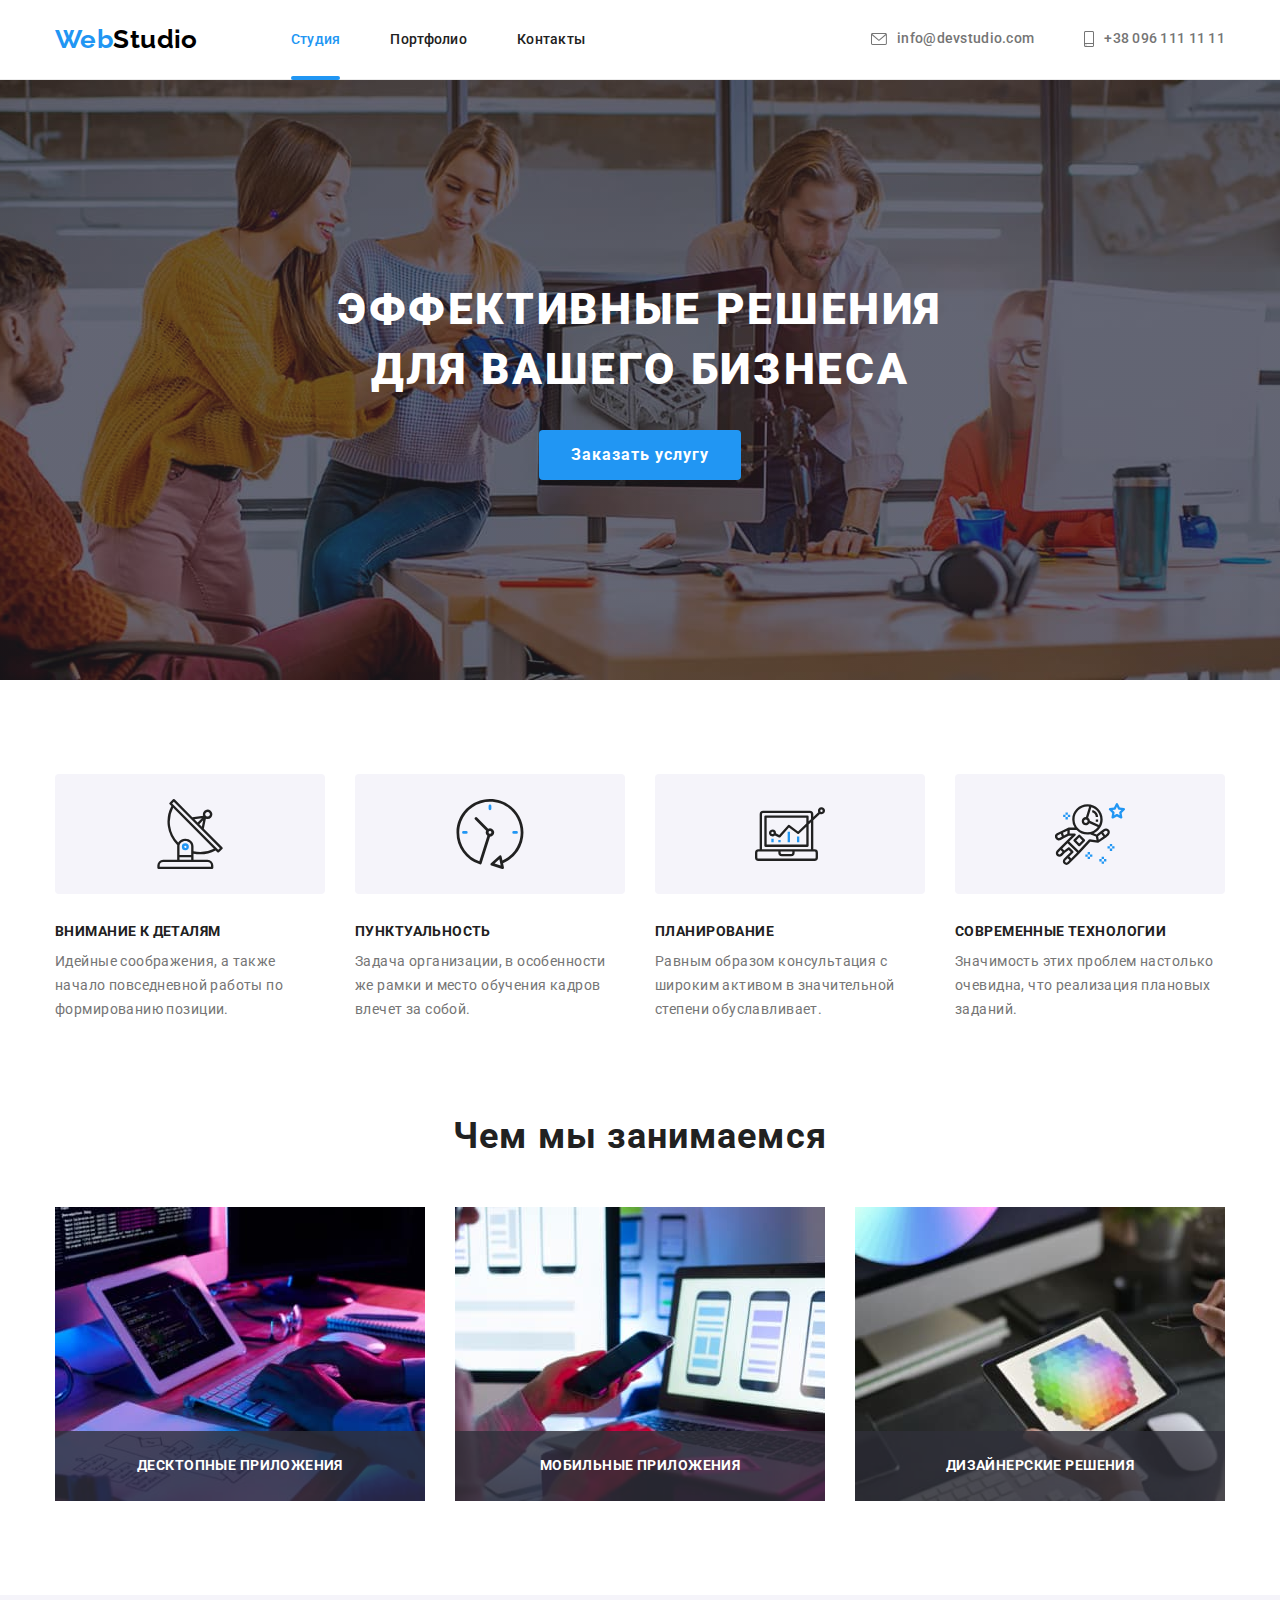
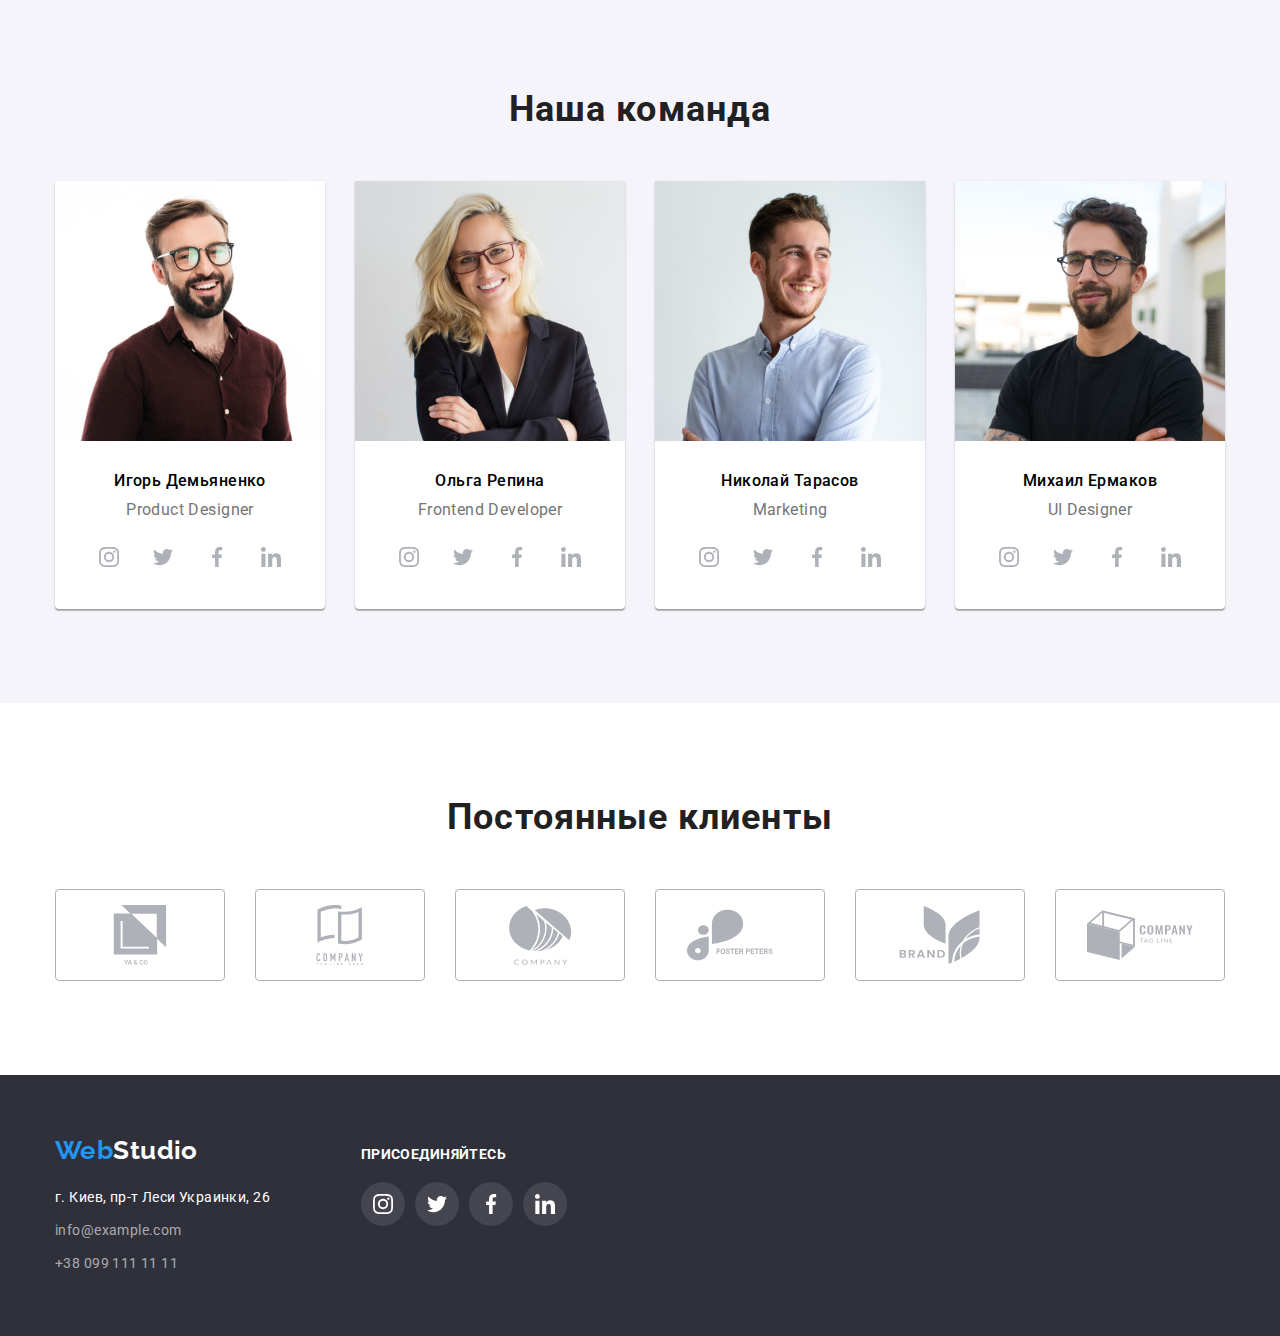
<file: index.html>
<!DOCTYPE html>
<html lang="ru">
<head>
    <meta charset="UTF-8">
    <meta http-equiv="X-UA-Compatible" content="IE=edge">
    <meta name="viewport" content="width=device-width, initial-scale=1.0">
    <title>WebStudio</title>
<link rel="preconnect" href="https://fonts.googleapis.com">
<link rel="preconnect" href="https://fonts.gstatic.com" crossorigin>
<link href="https://fonts.googleapis.com/css2?family=Raleway:wght@700&family=Roboto:wght@400;500;700;900&display=swap"
    rel="stylesheet">
<link rel="stylesheet" href="https://cdn.jsdelivr.net/npm/modern-normalize@1.1.0/modern-normalize.min.css">
<link rel="stylesheet" href="./css/styles.css"/>
</head>

<body>
    <!--========HEADER==============-->
   <header class="page-header">
        <div class="container header-container">
        <nav class="nav">
            <a href="./index.html" class="logo link"> <span class="logo-accent">Web</span>Studio</a>
            <ul class="list nav-list" >
                <li class="nav-list-items"> <a href="./index.html" class="site-nav link current">Студия</a> </li>
                <li class="nav-list-items"> <a href="./portfolio.html" class="site-nav link">Портфолио</a> </li>
                <li class="nav-list-items"> <a href="" class="site-nav link">Контакты</a></li>           
            </ul>
        </nav>
            <ul class="list contacts-list">
                <li class="contacts-list-items">
                    <a href="mailto:info@devstudio.com" class="contacts link"><svg class="contacts-icon" width="16" height="12">
                        <use href="./images/icons.svg#icon-envelope"></use>
                    </svg>info@devstudio.com</a></li>
                <li class="contacts-list-items">
                    <a href="tel:+380961111111" class="contacts link"><svg class="contacts-icon" width="10" height="16">
                        <use href="./images/icons.svg#icon-smartphone"></use>
                    </svg>+38 096 111 11 11</a></li>
            </ul>
        </div>
   </header> 
   
<!--=========HERO=============-->
 <main>  
    <section class="hero">
        <div class="container">
        <h1 class="hero-title">Эффективные решения для вашего бизнеса</h1>
        <button type="button" class="button-hero" data-modal-open>Заказать услугу</button>
        </div>
    </section>


    <div class="backdrop is-hidden"data-modal>
        <div class="modal">
            <button  type="button" class="button-close-modal" data-modal-close>
                <svg class="close-icon" widtn="18" height="18">
                    <use href="./images/close.svg#icon-close"></use>
                </svg>
            </button>
        </div>
    </div>
    
<!--==========OUR FEATURES===========-->
<section class="section">
    <div class="container">
    <h2 class="visually-hidden">Наши приимущества</h2> 
    <ul class="list feature">
        <li class="feature-item">
            <div class="feature-icon"><svg width="70" height="70"><use href="./images/icons.svg#icon-antenna"></use></svg></div>
            <h3 class="feature-list">Внимание к деталям</h3>
            <p class="description-feature">Идейные соображения, а также начало повседневной работы по формированию позиции.</p>
        </li>
        <li class="feature-item">
            <div class="feature-icon"><svg width="70" height="70"><use href="./images/icons.svg#icon-clock"></use></svg></div>
            <h3 class="feature-list">Пунктуальность</h3>
            <p class="description-feature">Задача организации, в особенности же рамки и место обучения кадров влечет за собой.</p>
        </li>
        <li class="feature-item">
            <div class="feature-icon"><svg width="70" height="70"><use href="./images/icons.svg#icon-diagram"></use></svg></div>
            <h3 class="feature-list">Планирование</h3>
            <p class="description-feature">Равным образом консультация с широким активом в значительной степени обуславливает.</p>
        </li>
        <li class="feature-item">
            <div class="feature-icon"><svg width="70" height="70"><use href="./images/icons.svg#icon-astronaut"></use></svg></div>
            <h3 class="feature-list">Современные технологии</h3> 
            <p class="description-feature">Значимость этих проблем настолько очевидна, что реализация плановых заданий.</p>
        </li>       
    </ul>
    </div>
</section>
<!--==========/OUR FEATURES===========-->

<!--=====ЧЕМ МЫ ЗАНИМАЕМСЯ====-->
<section class="section-specialization">
    <div class="container">
    <h2 class="section-title">Чем мы занимаемся</h2>
    <ul class="list our-specialization">
        <li class="item-specialization"> <img src="./images/work-processes/site-layout.jpg" alt="Создание макета сайта" width="370" height="294"> 
            <p class="specialization-description">Десктопные приложения</p></li>
        <li class="item-specialization"> <img src="./images/work-processes/mobile-version.jpg" alt="Разработка мобильной версии" width="370" height="294">
            <p class="specialization-description">Мобильные приложения</p></li>
        <li class="item-specialization"> <img src="./images/work-processes/bright-styling.jpg" alt="Добавление яркой стилизации" width="370" height="294">
            <p class="specialization-description">Дизайнерские решения</p></li>
    </ul>
    </div>
</section>

<section class="section-team">
    <div class="container">
        <h2 class="section-title">Наша команда</h2>
    <ul class="list employees-list">
        <li class="employees-list-item"> <img src="./images/employees/игорь-демьяненко.jpg" alt="сотрудник 1" width="270" height="260">
            <div class="name-specialty-employees"><h3 class="employees">Игорь Демьяненко</h3> <p lang ="en" class="employee-specialty">Product Designer</p>
            <ul class="social-list list">
            <li class="social-list-items"><a href="" class="social-icons link">
                <svg class="social-icons-item" width="20" height="20">
                    <use href="./images/icons.svg#icon-instagram"></use>
                </svg></a></li>
            <li class="social-list-items"><a href="" class="social-icons link">
                    <svg class="social-icons-item" width="20" height="20">
                        <use href="./images/icons.svg#icon-twitter"></use>
                    </svg></a></li>
            <li class="social-list-items"><a href="" class="social-icons link">
                    <svg class="social-icons-item" width="20" height="20">
                        <use href="./images/icons.svg#icon-facebook"></use>
                    </svg></a></li>
            <li class="social-list-items"><a href="" class="social-icons link">
                    <svg class="social-icons-item" width="20" height="20">
                        <use href="./images/icons.svg#icon-linkedin"></use>
                    </svg></a></li>
            </ul>
            </div>
            </li>
        <li class="employees-list-item"> <img src="./images/employees/ольга-репина.jpg" alt="сотрудник 2" width="270" height="260">
            <div class="name-specialty-employees"><h3 class="employees">Ольга Репина</h3> <p lang ="en" class="employee-specialty">Frontend Developer</p>
            <ul class="social-list list">
                <li class="social-list-items"><a href="" class="social-icons link">
                        <svg class="social-icons-item" width="20" height="20">
                            <use href="./images/icons.svg#icon-instagram"></use>
                        </svg></a></li>
                <li class="social-list-items"><a href="" class="social-icons link">
                        <svg class="social-icons-item" width="20" height="20">
                            <use href="./images/icons.svg#icon-twitter"></use>
                        </svg></a></li>
                <li class="social-list-items"><a href="" class="social-icons link">
                        <svg class="social-icons-item" width="20" height="20">
                            <use href="./images/icons.svg#icon-facebook"></use>
                        </svg></a></li>
                <li class="social-list-items"><a href="" class="social-icons link">
                        <svg class="social-icons-item" width="20" height="20">
                            <use href="./images/icons.svg#icon-linkedin"></use>
                        </svg></a></li>
            </ul></div></li> 
        <li class="employees-list-item"> <img src="./images/employees/николай-тарасов.jpg" alt="сотрудник 3" width="270" height="260">
            <div class="name-specialty-employees"><h3 class="employees">Николай Тарасов </h3> <p lang ="en" class="employee-specialty">Marketing</p>
            <ul class="social-list list">
                <li class="social-list-items"><a href="" class="social-icons link">
                        <svg class="social-icons-item" width="20" height="20">
                            <use href="./images/icons.svg#icon-instagram"></use>
                        </svg></a></li>
                <li class="social-list-items"><a href="" class="social-icons link">
                        <svg class="social-icons-item" width="20" height="20">
                            <use href="./images/icons.svg#icon-twitter"></use>
                        </svg></a></li>
                <li class="social-list-items"><a href="" class="social-icons link">
                        <svg class="social-icons-item" width="20" height="20">
                            <use href="./images/icons.svg#icon-facebook"></use>
                        </svg></a></li>
                <li class="social-list-items"><a href="" class="social-icons link">
                        <svg class="social-icons-item" width="20" height="20">
                            <use href="./images/icons.svg#icon-linkedin"></use>
                        </svg></a></li>
            </ul></div></li>
        <li class="employees-list-item"> <img src="./images/employees/михаил-ермаков.jpg" alt="сотрудник 4" width="270" height="260">
            <div class="name-specialty-employees"><h3 class="employees">Михаил Ермаков </h3><p lang ="en" class="employee-specialty">UI Designer</p>
            <ul class="social-list list">
                <li class="social-list-items"><a href="" class="social-icons link">
                        <svg class="social-icons-item" width="20" height="20">
                            <use href="./images/icons.svg#icon-instagram"></use>
                        </svg></a></li>
                <li class="social-list-items"><a href="" class="social-icons link">
                        <svg class="social-icons-item" width="20" height="20">
                            <use href="./images/icons.svg#icon-twitter"></use>
                        </svg></a></li>
                <li class="social-list-items"><a href="" class="social-icons link">
                        <svg class="social-icons-item" width="20" height="20">
                            <use href="./images/icons.svg#icon-facebook"></use>
                        </svg></a></li>
                <li class="social-list-items"><a href="" class="social-icons link">
                        <svg class="social-icons-item" width="20" height="20">
                            <use href="./images/icons.svg#icon-linkedin"></use>
                        </svg></a></li>
            </ul></div></li>
    </ul>
    </div>
</section>

<section class="section-clients">
    <div class="container">
        <h2 class="section-title">Постоянные клиенты</h2>
            <ul class="list our-clients">
                <li class="our-clients-items">
                    <a href="" class="our-clients-link"><svg class="our-clients-icon" width="106" height="60">
                        <use href="./images/icons.svg#icon-client-1"></use>
                        </svg></a>
                </li>
                <li class="our-clients-items">
                    <a href="" class="our-clients-link"><svg class="our-clients-icon" width="106" height="60">
                            <use href="./images/icons.svg#icon-client-2"></use>
                        </svg></a>
                </li>
                <li class="our-clients-items">
                    <a href="" class="our-clients-link"><svg class="our-clients-icon" width="106" height="60">
                            <use href="./images/icons.svg#icon-client-3"></use>
                        </svg></a>
                </li>
                <li class="our-clients-items">
                    <a href="" class="our-clients-link"><svg class="our-clients-icon" width="106" height="60">
                            <use href="./images/icons.svg#icon-client-4"></use>
                        </svg></a>
                </li>
                <li class="our-clients-items">
                    <a href="" class="our-clients-link"><svg class="our-clients-icon" width="106" height="60">
                            <use href="./images/icons.svg#icon-client-5"></use>
                        </svg></a>
                </li>
                <li class="our-clients-items">
                    <a href="" class="our-clients-link"><svg class="our-clients-icon" width="106" height="60">
                            <use href="./images/icons.svg#icon-client-6"></use>
                        </svg></a>
                </li>
            </ul>
</div>
</section>
</main>

<footer class="footer">
    <div class="container footer-elements">
        <div>
    <a href="./index.html" class="logo link"><span class="logo-accent">Web</span><span class="logo-accent-footer">Studio</span></a>
    <address class="address"> 
        <ul class="list address-list">
            <li class="address-list-item"><a href="https://goo.gl/maps/NfwYeJhYgLd7gM2R6" target="_blank" rel="noopener noreferrer" class="location link">г. Киев, пр-т Леси Украинки, 26</a> </li>
            <li class="address-list-item"><a href="mailto:info@example.com" class="contacts-footer link">info@example.com</a></li>
            <li class="address-list-item"><a href="tel:+380991111111" class="contacts-footer link">+38 099 111 11 11</a></li>
        </ul>
    </address>
        </div>
    <div class="our-social-links">
        <p class="join">Присоединяйтесь</p>
        <ul class="social-list-footer list">
            <li class="social-list-items"><a href="" class="social-icons-footer link">
                    <svg class="" width="20" height="20">
                        <use href="./images/icons.svg#icon-instagram"></use>
                    </svg></a></li>
            <li class="social-list-items"><a href="" class="social-icons-footer link">
                    <svg width="20" height="20">
                        <use href="./images/icons.svg#icon-twitter"></use>
                    </svg></a></li>
            <li class="social-list-items"><a href="" class="social-icons-footer link">
                    <svg width="20" height="20">
                        <use href="./images/icons.svg#icon-facebook"></use>
                    </svg></a></li>
            <li class="social-list-items"><a href="" class="social-icons-footer link">
                    <svg width="20" height="20">
                        <use href="./images/icons.svg#icon-linkedin"></use>
                    </svg></a></li>
        </ul>
    </div>
    </div>
    


</footer>



<script src="./js/modal.js"></script>
</body>
</html>
</file>
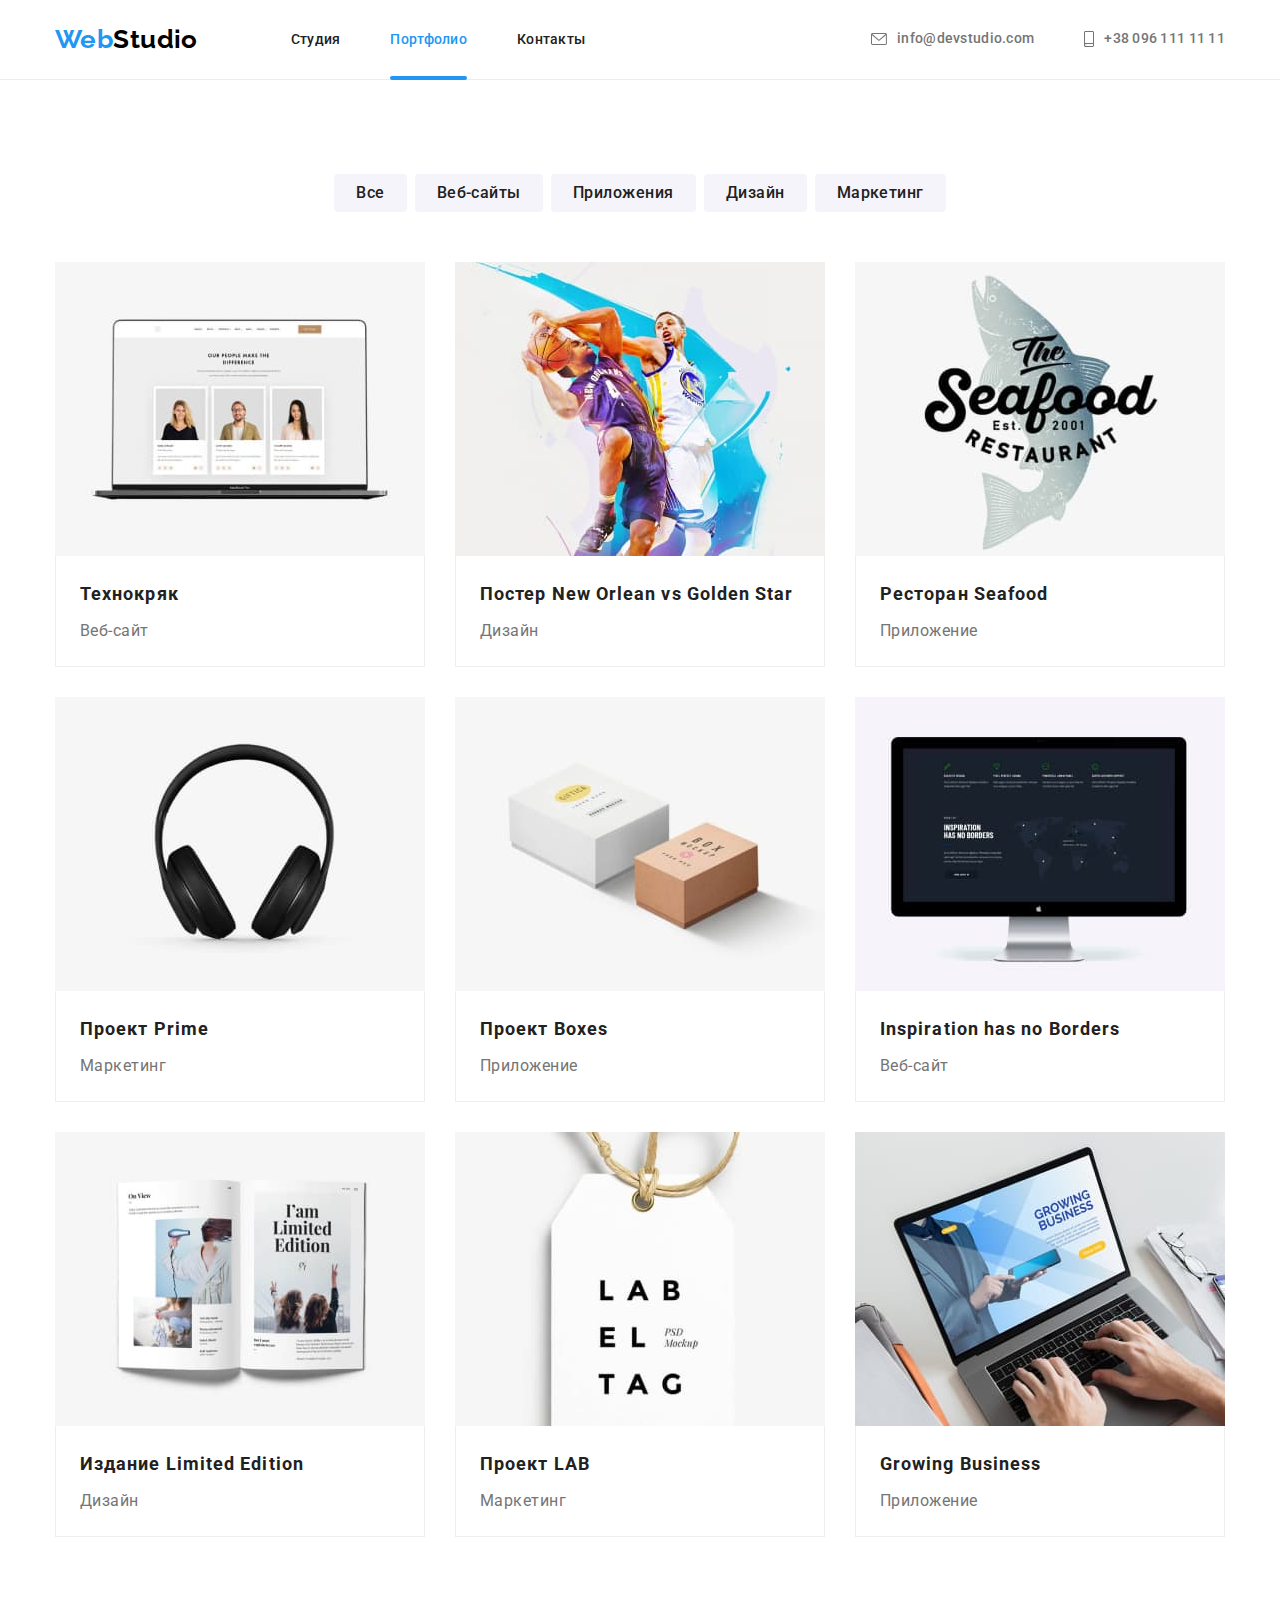
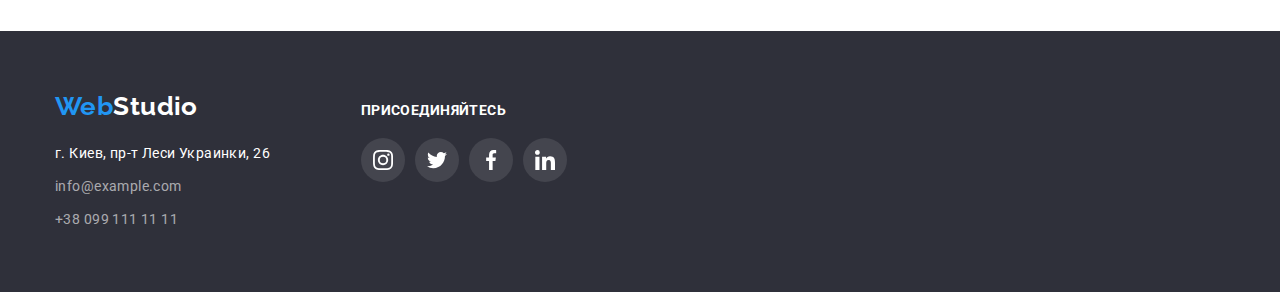
<file: portfolio.html>
<!DOCTYPE html>
<html lang="ru">
<head>
    <meta charset="UTF-8">
    <meta http-equiv="X-UA-Compatible" content="IE=edge">
    <meta name="viewport" content="width=device-width, initial-scale=1.0">
    <title>Портфолио</title>
<link rel="preconnect" href="https://fonts.googleapis.com">
<link rel="preconnect" href="https://fonts.gstatic.com" crossorigin>
<link href="https://fonts.googleapis.com/css2?family=Raleway:wght@700&family=Roboto:wght@400;500;700;900&display=swap"
    rel="stylesheet">
<link rel="stylesheet" href="https://cdn.jsdelivr.net/npm/modern-normalize@1.1.0/modern-normalize.min.css">
<link rel="stylesheet" href="./css/styles.css"/>
</head>

<body>
    <!--========HEADER==============-->
<header class="page-header">
    <div class="container header-container">
        <nav class="nav">
            <a href="./index.html" class="logo link"> <span class="logo-accent">Web</span>Studio</a>
            <ul class="list nav-list">
                <li class="nav-list-items"> <a href="./index.html" class="site-nav link">Студия</a> </li>
                <li class="nav-list-items"> <a href="./portfolio.html" class="site-nav link current">Портфолио</a> </li>
                <li class="nav-list-items"> <a href="" class="site-nav link">Контакты</a></li>
            </ul>
        </nav>
        <ul class="list contacts-list">
            <li class="contacts-list-items">
                <a href="mailto:info@devstudio.com" class="contacts link"><svg class="contacts-icon" width="16"
                        height="12">
                        <use href="./images/icons.svg#icon-envelope"></use>
                    </svg>info@devstudio.com</a>
            </li>
            <li class="contacts-list-items">
                <a href="tel:+380961111111" class="contacts link"><svg class="contacts-icon" width="10" height="16">
                        <use href="./images/icons.svg#icon-smartphone"></use>
                    </svg>+38 096 111 11 11</a>
            </li>
        </ul>
    </div>
</header>

   
    <main>
        <section class="section-work-examples">
            <div class="container">
            <h1 class="visually-hidden">Наши работы</h1>
            <ul class="list filter">
            <li class="filter-item"> <button type="button" class="button-secondary">Все</button></li>
            <li class="filter-item"> <button type="button" class="button-secondary">Веб-сайты</button></li>
            <li class="filter-item"> <button type="button" class="button-secondary">Приложения</button></li>
            <li class="filter-item"> <button type="button" class="button-secondary">Дизайн</button></li>
            <li class="filter-item"> <button type="button" class="button-secondary">Маркетинг</button></li>
        </ul>
        </div>

        <div class="container">
        <ul class="list card-set">
            <li><a href="" class="link link-elements-card-set"> 
                <div class="position"><img src="./images/our-work/technoquack.jpg" alt="Страница веб-сайта на экране ноутбука" width="370" height="294">
                <div class="overlay-elements-card-set">
                    <p class="card-text">
                Ресурс предлагает комплексные предложения с разным уровнем функционала и сервисов. Все это позволит посетителю получить исчерпывающие сведения о компании или частном лице.
                    </p>
                </div>
                </div>
                 <div class="description-project"><h2 class="work-examples-title">Технокряк</h2> <p class="description-project-type">Веб-сайт</p></div></a></li>
            <li><a href="" class="link link-elements-card-set"> 
                <div class="position"><img src="./images/our-work/poster-new-orlean-vs-golden-star.jpg" alt="Два баскетболиста с мячом" width="370" height="294">
                  <div class="overlay-elements-card-set">
                    <p class="card-text">
                Ресурс предлагает комплексные предложения с разным уровнем функционала и сервисов. Все это позволит посетителю получить исчерпывающие сведения о компании или частном лице.
                    </p>
                </div>
                </div><div class="description-project"><h2 class="work-examples-title">Постер New Orlean vs Golden Star</h2> <p class="description-project-type">Дизайн</p></div></a></li>
            <li><a href="" class="link link-elements-card-set"> 
                <div class="position"><img src="./images/our-work/seafood-restaurant.jpg" alt="Логотип ресторана" width="370" height="294"> 
                 <div class="overlay-elements-card-set">
                    <p class="card-text">
                Ресурс предлагает комплексные предложения с разным уровнем функционала и сервисов. Все это позволит посетителю получить исчерпывающие сведения о компании или частном лице.
                    </p>
                </div>
                </div><div class="description-project"><h2 class="work-examples-title">Ресторан Seafood</h2> <p class="description-project-type">Приложение </p></div></a></li>
            <li><a href="" class="link link-elements-card-set"> 
                <div class="position"><img src="./images/our-work/prime-project.jpg" alt="Полноразмерные наушники" width="370" height="294">
                  <div class="overlay-elements-card-set">
                    <p class="card-text">
                Ресурс предлагает комплексные предложения с разным уровнем функционала и сервисов. Все это позволит посетителю получить исчерпывающие сведения о компании или частном лице.
                    </p>
                </div>
                </div><div class="description-project"><h2 class="work-examples-title">Проект Prime</h2> <p class="description-project-type">Маркетинг</p></div></a></li>
            <li><a href="" class="link link-elements-card-set"> 
                <div class="position"><img src="./images/our-work/boxes-project.jpg" alt="Две картонные коробки" width="370" height="294">
                  <div class="overlay-elements-card-set">
                    <p class="card-text">
                Ресурс предлагает комплексные предложения с разным уровнем функционала и сервисов. Все это позволит посетителю получить исчерпывающие сведения о компании или частном лице.
                    </p>
                </div>
                </div><div class="description-project"><h2 class="work-examples-title">Проект Boxes</h2> <p class="description-project-type">Приложение</p></div></a></li>
            <li><a href="" class="link link-elements-card-set"> 
                <div class="position"><img src="./images/our-work/inspiration-has-no-borders.jpg" alt="Страница веб-сайта на экране монитора" width="370" height="294">
                 <div class="overlay-elements-card-set">
                    <p class="card-text">
                Ресурс предлагает комплексные предложения с разным уровнем функционала и сервисов. Все это позволит посетителю получить исчерпывающие сведения о компании или частном лице.
                    </p>
                </div>
                </div> <div class="description-project"><h2 class="work-examples-title">Inspiration has no Borders</h2> <p class="description-project-type">Веб-сайт</p></div></a></li>
            <li><a href="" class="link link-elements-card-set"> 
                <div class="position"><img src="./images/our-work/limited-edition.jpg" alt="Открытая книга" width="370" height="294">
                  <div class="overlay-elements-card-set">
                    <p class="card-text">
                Ресурс предлагает комплексные предложения с разным уровнем функционала и сервисов. Все это позволит посетителю получить исчерпывающие сведения о компании или частном лице.
                    </p>
                </div>
                </div><div class="description-project"><h2 class="work-examples-title">Издание Limited Edition</h2> <p class="description-project-type">Дизайн</p></div></a></li>
            <li><a href="" class="link link-elements-card-set"> 
                <div class="position"><img src="./images/our-work/lab-project.jpg" alt="Mockup этикетка товара" width="370" height="294">
                  <div class="overlay-elements-card-set">
                    <p class="card-text">
                Ресурс предлагает комплексные предложения с разным уровнем функционала и сервисов. Все это позволит посетителю получить исчерпывающие сведения о компании или частном лице.
                    </p>
                </div>
                </div><div class="description-project"><h2 class="work-examples-title">Проект LAB</h2> <p class="description-project-type">Маркетинг</p></div></a></li>
            <li><a href="" class="link link-elements-card-set"> 
                <div class="position"><img src="./images/our-work/growing-business.jpg" alt="Регистрация в приложении" width="370" height="294">
                  <div class="overlay-elements-card-set">
                    <p class="card-text">
                Ресурс предлагает комплексные предложения с разным уровнем функционала и сервисов. Все это позволит посетителю получить исчерпывающие сведения о компании или частном лице.
                    </p>
                </div>
                </div><div class="description-project"><h2 class="work-examples-title">Growing Business</h2> <p class="description-project-type">Приложение</p></div></a></li>
        </ul>
        </div>
        </section>
    </main>

<footer class="footer">
    <div class="container footer-elements">
        <div>
            <a href="./index.html" class="logo link"><span class="logo-accent">Web</span><span
                    class="logo-accent-footer">Studio</span></a>
            <address class="address">
                <ul class="list address-list">
                    <li class="address-list-item"><a href="https://goo.gl/maps/NfwYeJhYgLd7gM2R6" target="_blank"
                            rel="noopener noreferrer" class="location link">г. Киев, пр-т Леси Украинки, 26</a> </li>
                    <li class="address-list-item"><a href="mailto:info@example.com"
                            class="contacts-footer link">info@example.com</a></li>
                    <li class="address-list-item"><a href="tel:+380991111111" class="contacts-footer link">+38 099 111
                            11 11</a></li>
                </ul>
            </address>
        </div>
        <div class="our-social-links">
            <p class="join">Присоединяйтесь</p>
            <ul class="social-list-footer list">
                <li class="social-list-items"><a href="" class="social-icons-footer link">
                        <svg class="" width="20" height="20">
                            <use href="./images/icons.svg#icon-instagram"></use>
                        </svg></a></li>
                <li class="social-list-items"><a href="" class="social-icons-footer link">
                        <svg width="20" height="20">
                            <use href="./images/icons.svg#icon-twitter"></use>
                        </svg></a></li>
                <li class="social-list-items"><a href="" class="social-icons-footer link">
                        <svg width="20" height="20">
                            <use href="./images/icons.svg#icon-facebook"></use>
                        </svg></a></li>
                <li class="social-list-items"><a href="" class="social-icons-footer link">
                        <svg width="20" height="20">
                            <use href="./images/icons.svg#icon-linkedin"></use>
                        </svg></a></li>
            </ul>
        </div>
    </div>



</footer>

   


</body>

</html>
</file>
<file: css/styles.css>
/* 
белый цевет текста #FFFFFF
черный цвет #000000
цвет заголовков #212121;
вторичный цвет текста #757575;
основной цвет фона #E5E5E5;
цвет фона нашей команды и фон кнопок в портфолио #F5F4FA;
цвет фона героя #C4C4C4;
и подвала #2F303A;
цвет акцента #2196F3
цвет фона кнопки героя при hover #188CE8;
цвет иконок социальных сетей #AFB1B8
*/
:root {
    --primary-text-color:#757575;
    --primary-white-color:#FFFFFF;
    --primary-black-color:#000000;
    --title-text-color:#212121;
    --accent-color:#2196F3;
    --background-color:#FFFFFF ;
    --background-hero-color:#C4C4C4;
    --background-footer-color:#2F303A;
    --background-hero-button-hover-color:#188CE8;
    --background-team-secondary-button-color: #F5F4FA;
    --icons-color:#AFB1B8;
    --primary-font: "Roboto", sans-serif;
}

body {
    background-color: var(--background-color);
    color:var(--primary-text-color);
    font-family: var(--primary-font);
    font-size:14px;
    letter-spacing:0.03em;
}

h1,
h2,
h3,
h4,
p {
    margin-top: 0;
    margin-bottom: 0;
}

img {
    display: block;
    max-width: 100%;
    height: auto;
}
address{
    font-style:normal;
}
button{
    display: block;
    margin: 0 auto;
    padding: 10px 32px;
    cursor: pointer;
    border: none;
    border-radius:4px ;
}

.section{
    padding-top: 94px;
    padding-bottom: 94px;
}
.container {
    width: 1200px;
    margin-left: auto;
    margin-right: auto;
    padding-left: 15px;
    padding-right: 15px;
}
.link {
    text-decoration: none;
}

.list {
    list-style: none;
    padding-left:0 ;
    margin: 0;
    margin-top: 0;
    margin-bottom: 0;
    padding-left: 0;
}

   
                        /*========HEADER===========*/
.page-header{
    padding-top: 24px;
    padding-bottom: 24px;
    border-bottom: 1px solid #ECECEC;
 }
.header-container {
    display: flex;
    align-items: center;
    
}
.nav{
    display: flex;
}
.nav-list {
    display: flex;
    align-items: center;
}
.nav-list-items:not(:last-child) {
    margin-right: 50px;
}
.contacts-list{
    display: flex;
    align-items: center;
    margin-left: auto;
}

.contacts-list-items:not(:last-child) {
    margin-right: 50px;
}

        /*====LOGO====*/
.logo {
    margin-right: 93px;
    font-family: 'Raleway', sans-serif;
    font-weight: 700;
    font-size: 26px;
    line-height: 1.19;
    color: var(--primary-black-color);
    
}
.logo-accent{
    color: var(--accent-color) ;
}
        /*====/LOGO====*/
        
        /*====site-nav==== */
.site-nav {
    position: relative;
    color: var(--title-text-color);
    font-weight: 500;
    font-size: 14px;
    line-height: 1.14;
    letter-spacing: 0.02em;
    transition-property: color;
    transition-duration: 250ms;
    transition-timing-function: cubic-bezier(0.4, 0, 0.2, 1);
}
.site-nav:hover,
.site-nav:focus{
   color:var(--accent-color)
   
}
.page-header .current {
        color: var(--accent-color);
    }
.current::after{
position: absolute;
transform: translatey(28px);
content: "";
display: flex;
width: 100%;
height: 4px;
background-color: var(--accent-color);
border-radius: 2px;

}

        /*====/site-nav==== */

        /*====contacts====*/
.contacts{
    display: flex;
    align-items: center;
    margin-left: auto;
    font-weight: 500;
    font-size: 14px;
    line-height: 1.14;
    letter-spacing: 0.02em;
    color: var(--primary-text-color);
    transition-property: color;
    transition-duration: 250ms;
    transition-timing-function: cubic-bezier(0.4, 0, 0.2, 1);
}
.contacts:hover,
.contacts:focus{
     color: var(--accent-color);
     fill: var(--accent-color);
}
.contacts-icon{
    margin-right: 10px;
    fill: currentColor;
    
}


        /*====/contacts====*/
                                /*========/HEADER===========*/

                                    /*====HERO====*/
.hero{
    background-image: linear-gradient(rgba(47, 48, 58, 0.4), rgba(47, 48, 58, 0.4)), url("../images/hero/hero.jpg");
    background-color: var(--background-hero-color);
    background-repeat: no-repeat;
    text-align: center;
    padding-top: 200px;
    padding-bottom: 200px;  
    margin-left: auto;
    margin-right: auto;
    max-width: 1600px;
    height: 600px;
    background-position: center;
    background-size: cover;
}


.hero-title{
        font-weight: 900;
        font-size: 44px;
        line-height: 1.36;
        letter-spacing: 0.06em;
        text-transform: uppercase;
        color: var(--primary-white-color);
        width: 696px;
        margin-left: auto;
        margin-right: auto;
        margin-bottom: 30px;
    }
.button-hero {
    font-weight: 700;
    font-size: 16px;
    line-height: 1.88;
    letter-spacing: 0.06em;
    background: var(--accent-color);
    color: var(--primary-white-color);
    text-align: center;  
    transition-property:background;
    transition-duration: 250ms;
    transition-timing-function: cubic-bezier(0.4, 0, 0.2, 1);  
}
.button-hero:hover,
.button-hero:focus
{
background-color: var(--background-hero-button-hover-color);
}
.backdrop{
    position: fixed;
    top: 0;
    left: 0;
    width:100%;
    height:100%;
    z-index: 1;
    background-color: rgba(0, 0, 0, 0.2);
    transition: opacity 250ms cubic-bezier(0.4, 0, 0.2, 1), visibility 250ms cubic-bezier(0.4, 0, 0.2, 1);
}

.backdrop.is-hidden{
    position: fixed;
    visibility: hidden;
    opacity: 0;
    pointer-events: none;
}
.modal{
    position: absolute;
    top: 50%;
    left: 50%;
    transform: translate(-50%, -50%);
    min-width: 528px; 
    min-height: 581px;
    background-color: var(--primary-white-color);
    box-shadow: 0px 1px 3px rgba(0, 0, 0, 0.12), 0px 1px 1px rgba(0, 0, 0, 0.14), 0px 2px 1px rgba(0, 0, 0, 0.2);
    border-radius: 4px;
   
  
}

.button-close-modal {
    display: flex;
    justify-content: center;
    align-items: center;
    padding: 0;
    position: absolute;
    top: 8px;
    right: 8px;
    width: 30px;
    height: 30px;
    border-radius: 50%;
    background: var(--primary-white-color);
    border: 1px solid rgba(0, 0, 0, 0.1);
}

                        /*====/HERO====*/


                        /*====OUR FEATURES====*/
.visually-hidden {
    position: absolute;
    width: 1px;
    height: 1px;
    margin: -1px;
    border: 0;
    padding: 0;
    white-space: nowrap;
    clip-path: inset(100%);
    clip: rect(0 0 0 0);
    overflow: hidden;
}

.feature{
    display: flex;
}
.feature-icon{
    display: flex;
    justify-content: center;
    align-items: center;
    width: 270px;
    height: 120px;
    background: #F5F4FA;
    border-radius: 4px;
    margin-bottom: 30px;
}
.feature-item:not(:last-child) {
    margin-right:30px;
}   

.feature-list{
    color: var(--title-text-color);
    font-weight: 700;
    font-size: 14px;
    line-height: 1.14;
    text-transform: uppercase;
    margin-bottom: 10px;  
}
.description-feature {
    font-weight: 400;
    font-size: 14px;
    line-height: 1.71;
    color: var(--primary-text-color);
    max-width: 270px;
}
                                /*====/OUR FEATURES====*/
                                
                                /*=====ЧЕМ МЫ ЗАНИМАЕМСЯ====*/
.section-specialization{
    padding-top: 0px;
    padding-bottom: 94px;
}

.section-title{
    color:var(--title-text-color);
    font-weight: 700;
    font-size: 36px;
    line-height: 1.16;
    text-align: center;
    letter-spacing: 0.03em;
    margin-bottom: 50px;
}
.our-specialization{
    display: flex; 
}

.item-specialization{
    position: relative;
}
.item-specialization:not(:last-child) {
    margin-right: 30px;
}
.specialization-description{
    display: flex;
    position: absolute;
    align-items: center;
    justify-content: center;
    width: 100%;
    height: 70px;
    bottom: 0%;
    font-weight: 700;
    line-height: 1.14;
    text-align: center;
    text-transform: uppercase;
    color: var(--primary-white-color);
    background: rgba(47, 48, 58, 0.8);
    
}
                                        /*=====/ЧЕМ МЫ ЗАНИМАЕМСЯ====*/

/*==========Наша команда==============*/
.section-team{
  background-color: var(--background-team-secondary-button-color);  
  padding-top: 94px;
  padding-bottom: 94px;
}
.employees-list{
    display: flex;
    text-align: center;
}
.employees-list-item{
    background: #FFFFFF;
    box-shadow: 0px 1px 3px rgba(0, 0, 0, 0.12), 0px 1px 1px rgba(0, 0, 0, 0.14), 0px 2px 1px rgba(0, 0, 0, 0.2);
    border-radius: 0px 0px 4px 4px;
}
.employees-list-item:not(:last-child){
    margin-right: 30px;
}
.name-specialty-employees{
    padding-top: 30px;
    padding-bottom: 30px;
}
.employees{
    font-weight: 500;
    font-size: 16px;
    line-height: 1.19;
    color: var(--primary-black-color);
    margin-bottom: 10px;
}
.employee-specialty{
    font-weight: 400;
    font-size: 16px;
    line-height: 1.19;
    color:var(--primary-text-color);
}
.section-clients {
    padding-top: 94px;
    padding-bottom: 94px;
}
.our-clients{
    display: flex;
}
.our-clients-items:not(:last-child){
    margin-right: 30px;
}
.our-clients-icon{
    fill: currentColor;
}
.our-clients-link{
    display: flex;
    justify-content: center;
    align-items: center;
    width: 170px;
    height: 92px;
    border: 1px solid var(--icons-color);
    border-radius: 4px;
    color: var(--icons-color);
    transition-property: color, border;
    transition-duration: 250ms;
    transition-timing-function: cubic-bezier(0.4, 0, 0.2, 1);
}
.our-clients-link:hover,
.our-clients-link:focus {
    border: 1px solid var(--accent-color);
    color: var(--accent-color);
}
.social-list{
    display: flex;
    justify-content: center;
    margin-top: 16px;
    
}
.social-list-items:not(:last-child){
    margin-right: 10px;
}
.social-icons-item{
    fill: currentColor;
}
.social-icons{
    display: flex;
    align-items: center;
    justify-content: center;
    width: 44px;
    height: 44px;
    border-radius: 50% 50%;
    color: var(--icons-color);
    transition-property: color, background-color;
    transition-duration: 250ms;
    transition-timing-function: cubic-bezier(0.4, 0, 0.2, 1);
}
.social-icons:hover,
.social-icons:focus{
    color:var(--primary-white-color);
    background: var(--accent-color);
}

                    /*==========/Наша команда==============*/
/*footer*/
.footer {
    background: var(--background-footer-color);
    padding-top: 60px;
    padding-bottom: 60px;
}
.footer-elements{
    display: flex;
    align-items: baseline;
}
.logo-accent-footer{
    font-family: 'Raleway',sans-serif;
    font-weight: 700;
    font-size: 26px;
    line-height: 1.19;
    color:var(--primary-white-color);
}



.address{
    font-style: inherit;
    margin-top: 20px;
}
.address-list-item:not(:last-child){
    margin-bottom: 9px;
}
.location{
    font-size: 14px;
    line-height: 1.71;
    color: var(--primary-white-color);
    transition-property: color;
    transition-duration: 250ms;
    transition-timing-function: cubic-bezier(0.4, 0, 0.2, 1);
}
.contacts-footer {
    font-size: 14px;
    line-height: 1.71;
    color: rgba(255, 255, 255, 0.6);
    transition-property: color;
    transition-duration: 250ms;
    transition-timing-function: cubic-bezier(0.4, 0, 0.2, 1);

}
.location:hover,
.location:focus {
   color: var(--accent-color);
}
.contacts-footer:hover,
.contacts-footer:focus
{
    color: var(--accent-color);
}
.our-social-links{
    margin-left: 70px;  
}
.join{
    font-weight: 700;
    line-height: 16px;
    text-transform: uppercase;
    color: var(--primary-white-color);
}
.social-list-footer{
    display: flex;
    margin-top: 20px;
}
.social-icons-footer{
    display: flex;
    align-items: center;
    justify-content: center;
    width: 44px;
    height: 44px;
    border-radius: 50% 50%;
    fill: var(--background-color);
    background: rgba(255, 255, 255, 0.1);
    transition-property: var(--background-color);
    transition-duration: 250ms;
    transition-timing-function: cubic-bezier(0.4, 0, 0.2, 1);
    }
    
.social-icons-footer:hover,
.social-icons-footer:focus {
    background: var(--accent-color);
}

/*====Портфолио=====*/
.section-work-examples{
    padding-top: 94px;
    padding-bottom: 94px;
}

.filter {
 display: flex;
 justify-content: center;
 margin-bottom: 50px;
}
 .filter-item:not(:last-child){
    margin-right: 8px;
 }
.button-secondary {
    font-weight: 500;
    font-size: 16px;
    line-height: 1.63;
    letter-spacing: 0.03em;
    color: var(--title-text-color);
    background-color: var(--background-team-secondary-button-color);
    padding: 6px 22px; 
    transition-property: color, background-color, box-shadow;
    transition-duration: 250ms;
    transition-timing-function: cubic-bezier(0.4, 0, 0.2, 1);
}
.button-secondary:hover,
.button-secondary:focus
{
    color: var(--primary-white-color);
    background-color: var(--accent-color);
    box-shadow: 0px 3px 1px rgba(0, 0, 0, 0.1), 0px 1px 2px rgba(0, 0, 0, 0.08), 0px 2px 2px rgba(0, 0, 0, 0.12);
}
.card-set{
 display: flex;
 flex-wrap: wrap;
 gap:30px;
}
.link-elements-card-set{
    display: block;
    transition-property: box-shadow;
    transition-duration: 250ms;
    transition-timing-function: cubic-bezier(0.4, 0, 0.2, 1);;
}
.link-elements-card-set:hover,
.link-elements-card-set:focus{
    box-shadow: 0px 1px 1px rgba(0, 0, 0, 0.12), 0px 4px 4px rgba(0, 0, 0, 0.06), 1px 4px 6px rgba(0, 0, 0, 0.16);
}
.link-elements-card-set:hover .overlay-elements-card-set ,
.link-elements-card-set:focus .overlay-elements-card-set{
    transform: translatey(0);
}
.position{
    position: relative;
    overflow: hidden;
}

.overlay-elements-card-set{
    display: flex;
    align-items: center;
    padding:63px 23px;
    position: absolute;
    top: 0;
    bottom: 0;
    background-color: rgba(33, 150, 243, 0.9);
    transition-property: transform;
    transform: translatey(100%);
    transition: transform 250ms cubic-bezier(0.4, 0, 0.2, 1);
    
} 
   
.card-text{
    
    font-size: 18px;
    line-height: 1.5em;
    color: var(--primary-white-color); 
}
.description-project{
    padding-top: 20px;
    padding-bottom: 20px;
    padding-left: 24px;
    padding-right: 24px;
    border: 1px solid #EEEEEE;
    border-top: none;
}
.work-examples-title { 
    font-weight: 700;
    font-size: 18px;
    line-height: 2;
    letter-spacing: 0.06em;
    color:var(--title-text-color);
    margin-bottom: 4px;
}
.description-project-type{
    font-weight: 400;
    font-size: 16px;
    line-height: 1.88;
    letter-spacing: 0.03em;
    color:var(--primary-text-color) ;
}
/*====/Портфолио=====*/
</file>
